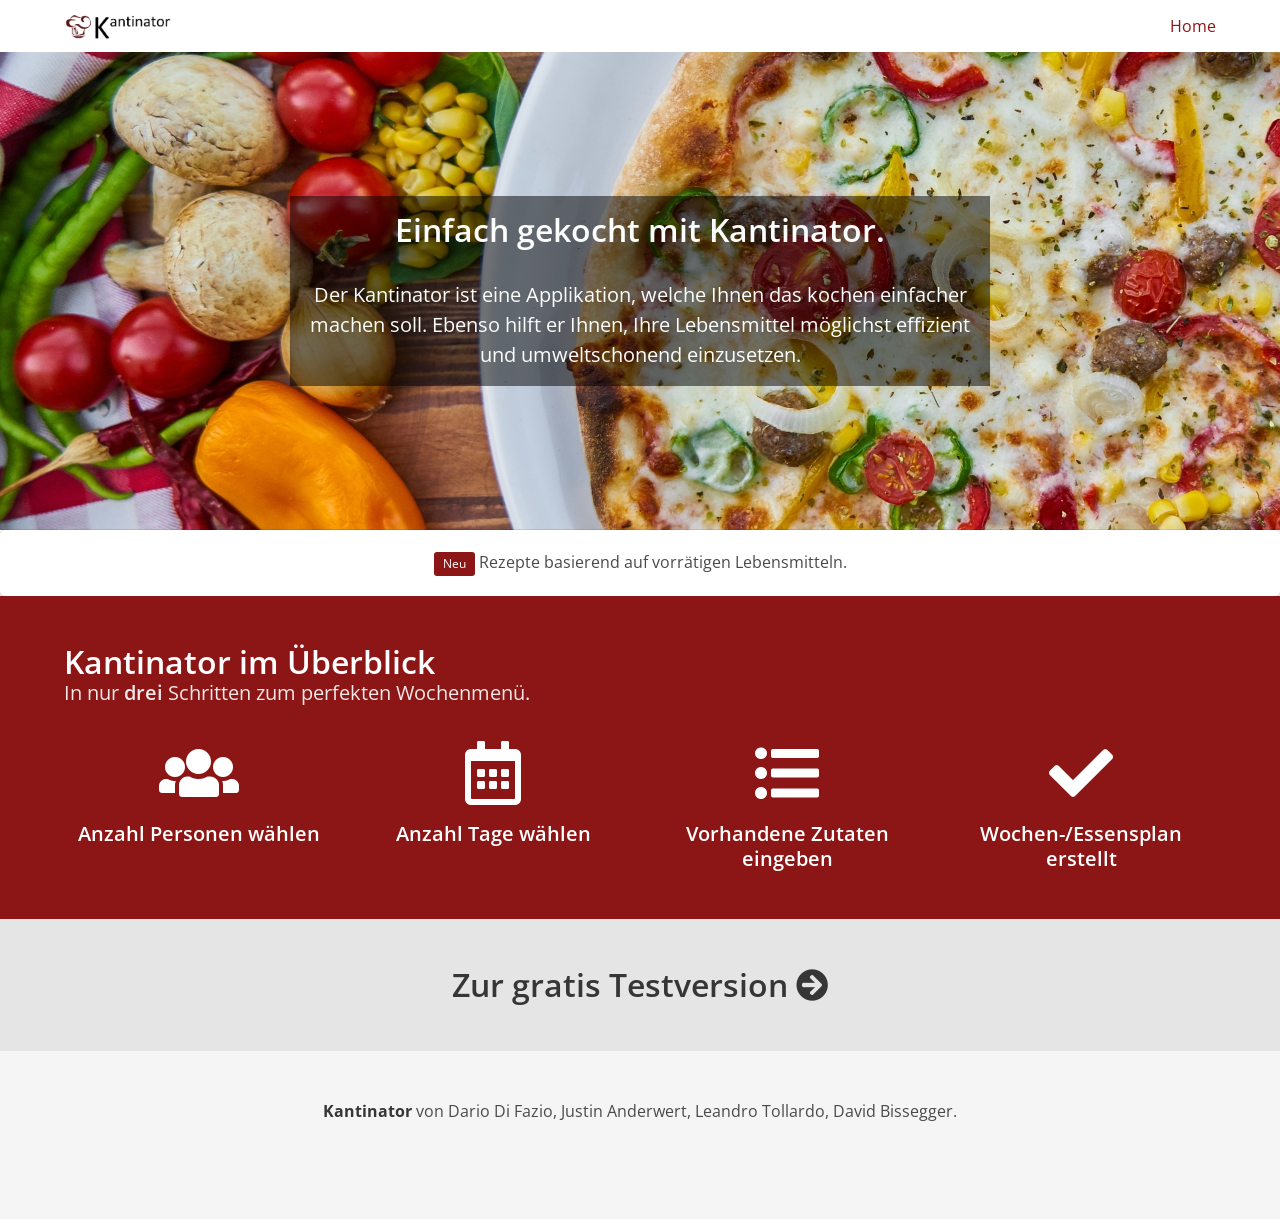
<file: index.html>
<!DOCTYPE html>
<html lang="de">
<head>
    <meta charset="utf-8">
    <link href="https://fonts.googleapis.com/css?family=Open+Sans" rel="stylesheet">
    <link rel="stylesheet" href="src/css/libs/reset.css" />
    <link rel="stylesheet" href="src/css/libs/bulma.css" />
    <link rel="stylesheet" href="src/css/kantinator.css" />


    <title>Kantinator - Startseite</title>
</head>
<body>
<header>
    <nav class="navbar">
        <div class="container">
            <div class="navbar-brand">
                <a class="navbar-item" href="index.html">
                    <img src="./src/img/logo.png" alt="Logo">
                </a>
                <span class="navbar-burger burger">
                      <span></span>
                      <span></span>
                      <span></span>
                    </span>
            </div>
            <div id="navbarMenu" class="navbar-menu">
                <ul class="navbar-end">
                    <li class="navbar-item is-active">
                        <a href="index.html">
                            Home
                        </a>
                    </li>
                </ul>
            </div>
        </div>
    </nav>
</header>
<main>
    <section class="hero is-kantinator is-medium is-bold">

        <div class="blur"></div>
        <div class="hero-body">
            <div class="container has-text-centered">
                <h1 class="title">
                    Einfach gekocht mit Kantinator.
                </h1>
                <h2 class="subtitle">
                    Der Kantinator ist eine Applikation, welche Ihnen das kochen
                    einfacher machen soll. Ebenso hilft er Ihnen, Ihre Lebensmittel
                    möglichst effizient und umweltschonend einzusetzen.
                </h2>
            </div>
        </div>

    </section>
    <div class="box cta">
        <p class="has-text-centered">
            <span class="tag is-kantinator">Neu</span> Rezepte basierend auf vorrätigen Lebensmitteln.
        </p>
    </div>
    <section class="section is-kantinator">
        <div class="container">
            <h1 class="title">Kantinator im Überblick</h1>
            <h2 class="subtitle">
                In nur <strong>drei</strong> Schritten zum perfekten Wochenmenü.
            </h2>
            <div class="columns steps">

                <div class="column is-3">
                    <div class="step has-text-centered">
                        <div class="step__icon">
                            <i class="fas fa-users fa-4x"></i>
                        </div>
                        <h3 class="step__name">
                            Anzahl Personen wählen
                        </h3>
                    </div>
                </div>
                <div class="column is-3">
                    <div class="step has-text-centered">
                        <div class="step__icon">
                            <i class="far fa-calendar-alt fa-4x"></i>
                        </div>
                        <h3 class="step__name">
                            Anzahl Tage wählen
                        </h3>
                    </div>
                </div>
                <div class="column is-3">
                    <div class="step has-text-centered">
                        <div class="step__icon">
                            <i class="fas fa-list-ul fa-4x"></i>
                        </div>
                        <h3 class="step__name">
                            Vorhandene Zutaten eingeben
                        </h3>
                    </div>
                </div>
                <div class="column is-3">
                    <div class="step has-text-centered">
                        <div class="step__icon">
                            <i class="fas fa-check fa-4x"></i>
                        </div>
                        <h3 class="step__name">
                            Wochen-/Essensplan erstellt
                        </h3>
                    </div>
                </div>
            </div>
        </div>
    </section>
    <div class="hero is-gray">
        <div class="hero-body">
            <div class="container has-text-centered">
                <a href="anzahl-personen.html" class="title">
                    Zur gratis <strong>Testversion</strong>
                    <i class="fas fa-arrow-circle-right"></i>
                </a>
            </div>
        </div>
    </div>
</main>
<footer class="footer">
    <div class="container">
        <div class="content has-text-centered">
            <p>
                <strong>Kantinator</strong> von Dario Di Fazio, Justin Anderwert, Leandro Tollardo, David Bissegger.
            </p>
        </div>
    </div>
</footer>
</body>
</html>
</file>
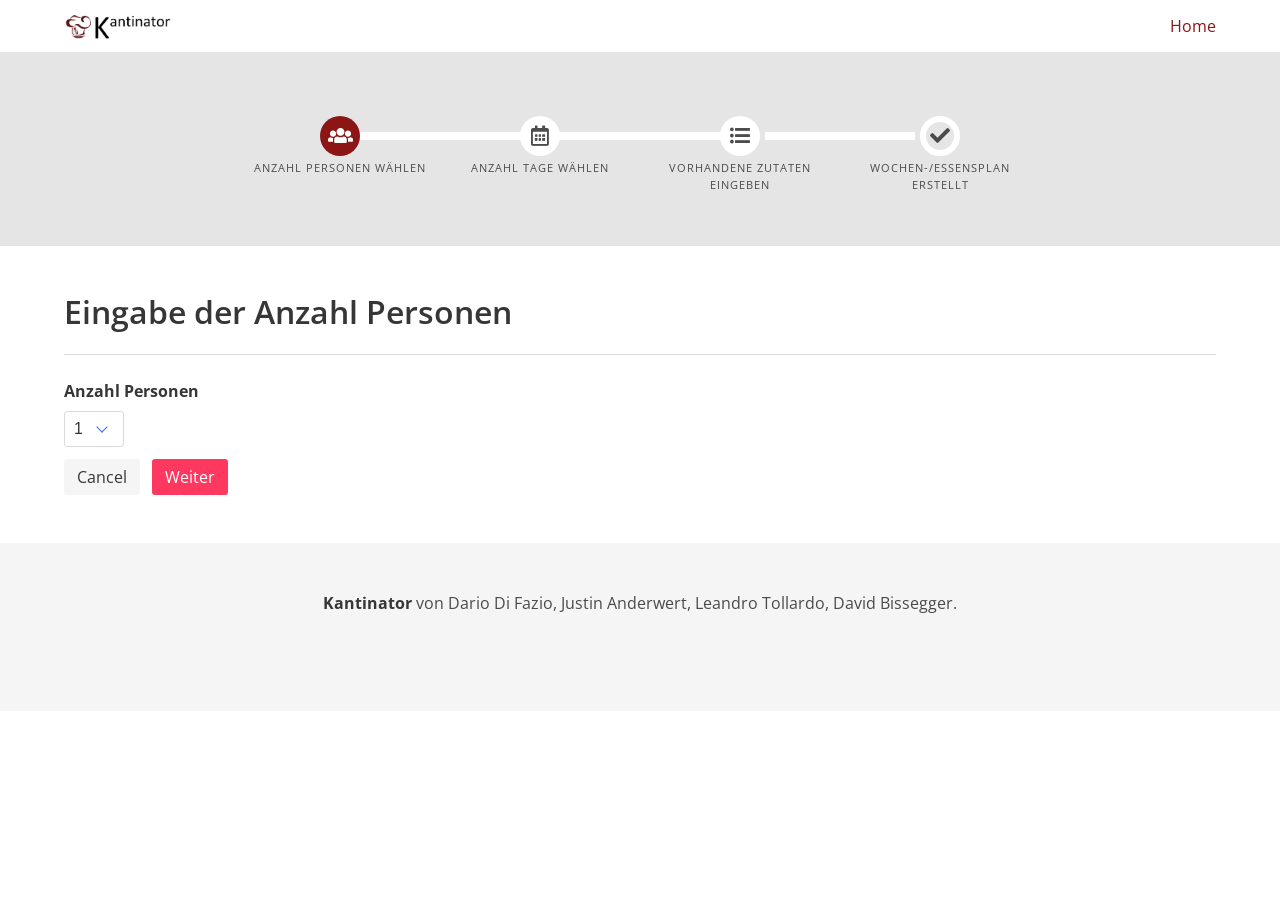
<file: anzahl-personen.html>
<!DOCTYPE html>
<html lang="de">
<head>
    <meta charset="utf-8">
    <link href="https://fonts.googleapis.com/css?family=Open+Sans" rel="stylesheet">
    <link rel="stylesheet" href="src/css/libs/reset.css" />
    <link rel="stylesheet" href="src/css/libs/bulma.css" />
    <link rel="stylesheet" href="src/css/kantinator.css" />


    <title>Kantinator - Eingabe</title>
</head>

<body>

<header>
    <nav class="navbar">
        <div class="container">
            <div class="navbar-brand">
                <a class="navbar-item" href="index.html">
                    <img src="./src/img/logo.png" alt="Logo">
                </a>
                <span class="navbar-burger burger">
                      <span></span>
                      <span></span>
                      <span></span>
                    </span>
            </div>
            <div id="navbarMenu" class="navbar-menu">
                <ul class="navbar-end">
                    <li class="navbar-item is-active">
                        <a href="index.html">
                            Home
                        </a>
                    </li>
                </ul>
            </div>
        </div>
    </nav>
</header>
<main>
    <section class="section is-gray">
        <ul class="steps is-narrow is-medium is-centered has-content-centered">
            <li class="steps-segment is-active">
              <span class="steps-marker">
                <span class="icon">
                  <i class="fas fa-users"></i>
                </span>
              </span>
                <div class="steps-content">
                    <p class="heading">Anzahl Personen wählen</p>
                </div>
            </li>
            <li class="steps-segment">
              <span class="steps-marker">
                <span class="icon">
                  <i class="far fa-calendar-alt"></i>
                </span>
              </span>
                <div class="steps-content">
                    <p class="heading">Anzahl Tage wählen</p>
                </div>
            </li>
            <li class="steps-segment has-gaps">
              <span class="steps-marker">
                <span class="icon">
                    <i class="fas fa-list-ul"></i>
                </span>
              </span>
                <div class="steps-content">
                    <p class="heading">Vorhandene Zutaten eingeben</p>
                </div>
            </li>
            <li class="steps-segment">
              <span class="steps-marker is-hollow">
                <span class="icon">
                    <i class="fas fa-check"></i>
                </span>
              </span>
                <div class="steps-content">
                    <p class="heading">Wochen-/Essensplan erstellt</p>
                </div>
            </li>
        </ul>
    </section>
    <section class="section">
        <div class="container">
            <h1 class="title">Eingabe der Anzahl Personen</h1>
            <hr />
            <form action="/personen" method="post">
                <div class="field">
                    <label for="numberOfPeople" class="label">Anzahl Personen</label>
                    <div class="control">
                        <div class="select">
                            <select id="numberOfPeople">
                                <option>1</option>
                                <option>2</option>
                                <option>3</option>
                                <option>4</option>
                                <option>5</option>
                            </select>
                        </div>
                    </div>
                </div>
                <div class="field is-grouped">
                    <div class="control">
                        <a href="/" class="button is-light">Cancel</a>
                    </div>
                    <div class="control">
                        <a href="anzahl-tage.html" class="button is-danger">Weiter</a>
                    </div>
                </div>
            </form>
        </div>
    </section>
</main>
<footer class="footer">
    <div class="container">
        <div class="content has-text-centered">
            <p>
                <strong>Kantinator</strong> von Dario Di Fazio, Justin Anderwert, Leandro Tollardo, David Bissegger.
            </p>
        </div>
    </div>
</footer>
</body>
</html>
</file>
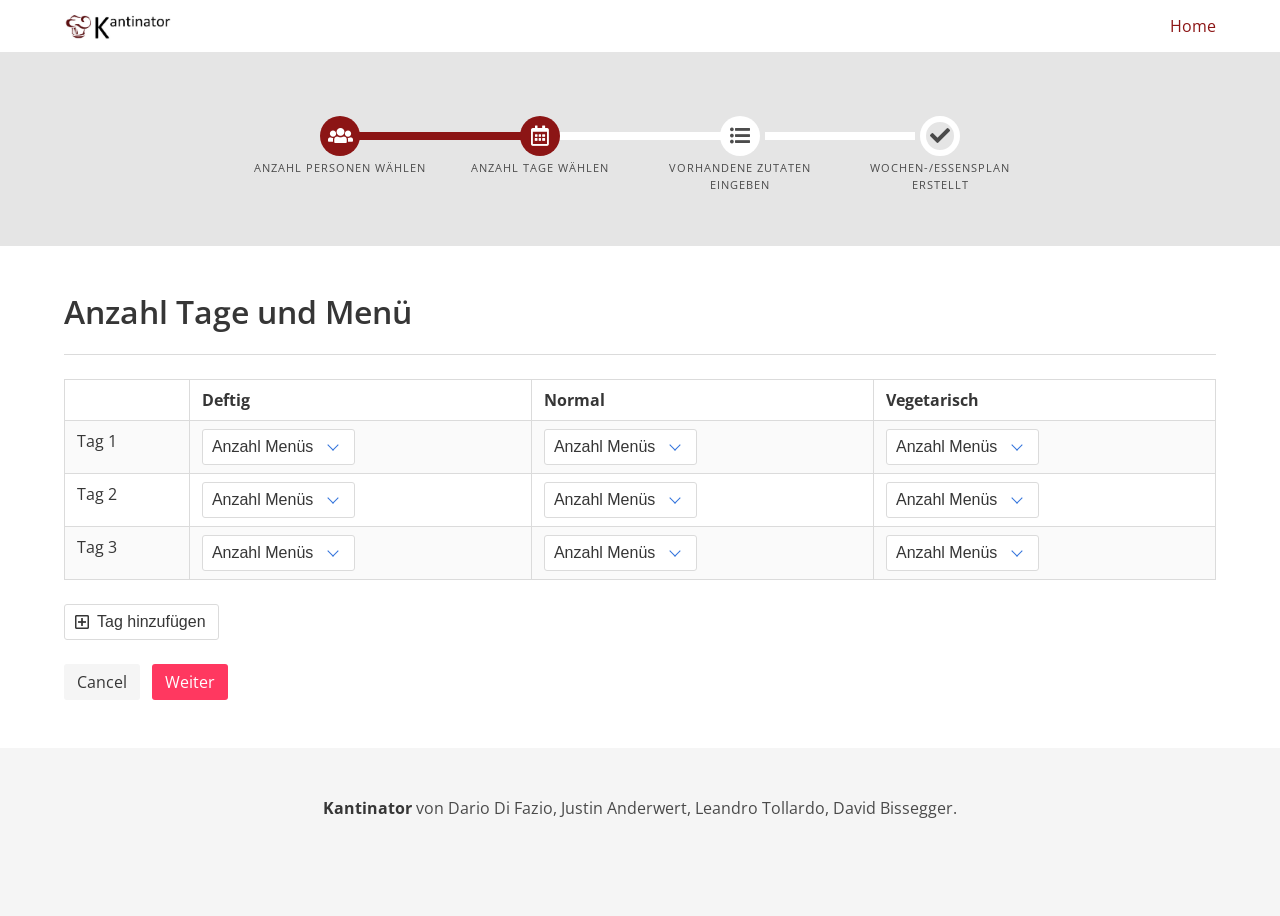
<file: anzahl-tage.html>
<!DOCTYPE html>
<html lang="de">
<head>
    <meta charset="utf-8">
    <link href="https://fonts.googleapis.com/css?family=Open+Sans" rel="stylesheet">
    <link rel="stylesheet" href="src/css/libs/reset.css" />
    <link rel="stylesheet" href="src/css/libs/bulma.css" />
    <link rel="stylesheet" href="src/css/kantinator.css" />


    <title>Kantinator - Anzahl Tage</title>
</head>

<body>

<header>
    <nav class="navbar">
        <div class="container">
            <div class="navbar-brand">
                <a class="navbar-item" href="/">
                    <img src="./src/img/logo.png" alt="Logo">
                </a>
                <span class="navbar-burger burger">
                      <span></span>
                      <span></span>
                      <span></span>
                    </span>
            </div>
            <div id="navbarMenu" class="navbar-menu">
                <ul class="navbar-end">
                    <li class="navbar-item is-active">
                        <a href="/">
                            Home
                        </a>
                    </li>
                </ul>
            </div>
        </div>
    </nav>
</header>
<main>
    <section class="section is-gray">
        <ul class="steps is-narrow is-medium is-centered has-content-centered">
            <li class="steps-segment">
              <span class="steps-marker">
                <span class="icon">
                  <i class="fas fa-users"></i>
                </span>
              </span>
                <div class="steps-content">
                    <p class="heading">Anzahl Personen wählen</p>
                </div>
            </li>
            <li class="steps-segment is-active">
              <span class="steps-marker">
                <span class="icon">
                  <i class="far fa-calendar-alt"></i>
                </span>
              </span>
                <div class="steps-content">
                    <p class="heading">Anzahl Tage wählen</p>
                </div>
            </li>
            <li class="steps-segment has-gaps">
              <span class="steps-marker">
                <span class="icon">
                    <i class="fas fa-list-ul"></i>
                </span>
              </span>
                <div class="steps-content">
                    <p class="heading">Vorhandene Zutaten eingeben</p>
                </div>
            </li>
            <li class="steps-segment">
              <span class="steps-marker is-hollow">
                <span class="icon">
                    <i class="fas fa-check"></i>
                </span>
              </span>
                <div class="steps-content">
                    <p class="heading">Wochen-/Essensplan erstellt</p>
                </div>
            </li>
        </ul>
    </section>
    <section class="section">
        <div class="container">
            <h1 class="title">Anzahl Tage und Menü</h1>
            <hr />
            <form action="/anzahl-tage" method="post">
                <table class="table is-bordered is-striped is-hoverable">
                    <tr>
                        <th></th>
                        <th>Deftig</th>
                        <th>Normal</th>
                        <th>Vegetarisch</th>
                    </tr>
                    <tr>
                        <td>Tag 1</td>
                        <td>
                            <label class="select">
                                <select>
                                    <option>Anzahl Menüs</option>
                                    <option>0</option>
                                    <option>1</option>
                                    <option>2</option>
                                    <option>3</option>
                                    <option>4</option>
                                    <option>5</option>
                                </select>
                            </label>
                        </td>
                        <td>
                            <label class="select">
                                <select>
                                    <option>Anzahl Menüs</option>
                                    <option>0</option>
                                    <option>1</option>
                                    <option>2</option>
                                    <option>3</option>
                                    <option>4</option>
                                    <option>5</option>
                                </select>
                            </label>
                        </td>
                        <td>
                            <label class="select">
                                <select>
                                    <option>Anzahl Menüs</option>
                                    <option>0</option>
                                    <option>1</option>
                                    <option>2</option>
                                    <option>3</option>
                                    <option>4</option>
                                    <option>5</option>
                                </select>
                            </label>
                        </td>
                    </tr>
                    <tr>
                        <td>Tag 2</td>
                        <td>
                            <label class="select">
                                <select>
                                    <option>Anzahl Menüs</option>
                                    <option>0</option>
                                    <option>1</option>
                                    <option>2</option>
                                    <option>3</option>
                                    <option>4</option>
                                    <option>5</option>
                                </select>
                            </label>
                        </td>
                        <td>
                            <label class="select">
                                <select>
                                    <option>Anzahl Menüs</option>
                                    <option>0</option>
                                    <option>1</option>
                                    <option>2</option>
                                    <option>3</option>
                                    <option>4</option>
                                    <option>5</option>
                                </select>
                            </label>
                        </td>
                        <td>
                            <label class="select">
                                <select>
                                    <option>Anzahl Menüs</option>
                                    <option>0</option>
                                    <option>1</option>
                                    <option>2</option>
                                    <option>3</option>
                                    <option>4</option>
                                    <option>5</option>
                                </select>
                            </label>
                        </td>
                    </tr>
                    <tr>
                        <td>Tag 3</td>
                        <td>
                            <label class="select">
                                <select>
                                    <option>Anzahl Menüs</option>
                                    <option>0</option>
                                    <option>1</option>
                                    <option>2</option>
                                    <option>3</option>
                                    <option>4</option>
                                    <option>5</option>
                                </select>
                            </label>
                        </td>
                        <td>
                            <label class="select">
                                <select>
                                    <option>Anzahl Menüs</option>
                                    <option>0</option>
                                    <option>1</option>
                                    <option>2</option>
                                    <option>3</option>
                                    <option>4</option>
                                    <option>5</option>
                                </select>
                            </label>
                        </td>
                        <td>
                            <label class="select">
                                <select>
                                    <option>Anzahl Menüs</option>
                                    <option>0</option>
                                    <option>1</option>
                                    <option>2</option>
                                    <option>3</option>
                                    <option>4</option>
                                    <option>5</option>
                                </select>
                            </label>
                        </td>
                    </tr>
                </table>
                <button class="button block">
                    <span class="icon is-small">
                        <i class="far fa-plus-square"></i>
                    </span>
                    <span>
                        Tag hinzufügen
                    </span>
                </button>
                <div class="field is-grouped">
                    <div class="control">
                        <a href="/" class="button is-light">Cancel</a>
                    </div>
                    <div class="control">
                        <a href="zutaten-eingeben.html" class="button is-danger">Weiter</a>
                    </div>
                </div>
            </form>
        </div>
    </section>
</main>
<footer class="footer">
    <div class="container">
        <div class="content has-text-centered">
            <p>
                <strong>Kantinator</strong> von Dario Di Fazio, Justin Anderwert, Leandro Tollardo, David Bissegger.
            </p>
        </div>
    </div>
</footer>
</body>
</html>
</file>
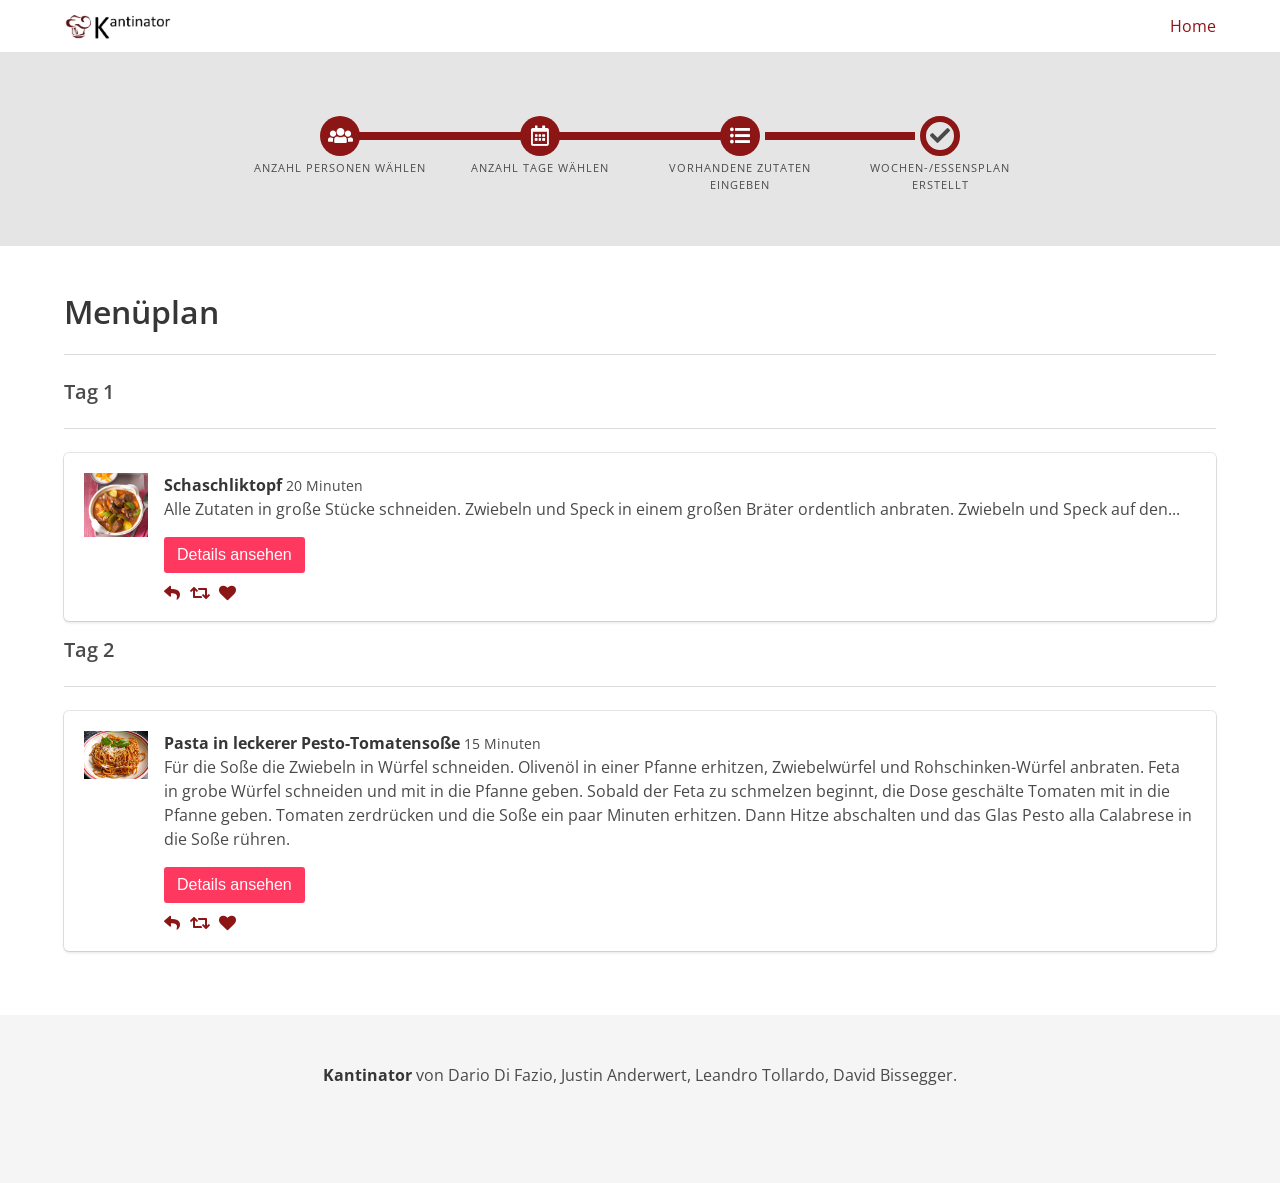
<file: wochenplan-erstellt.html>
<!DOCTYPE html>
<html lang="de">
<head>
    <meta charset="utf-8">
    <link href="https://fonts.googleapis.com/css?family=Open+Sans" rel="stylesheet">
    <link rel="stylesheet" href="src/css/libs/reset.css" />
    <link rel="stylesheet" href="src/css/libs/bulma.css" />
    <link rel="stylesheet" href="src/css/kantinator.css" />

    <title>Kantinator - Wochenplan erstellt</title>
</head>

<body>

<header>
    <nav class="navbar">
        <div class="container">
            <div class="navbar-brand">
                <a class="navbar-item" href="/">
                    <img src="./src/img/logo.png" alt="Logo">
                </a>
                <span class="navbar-burger burger">
                      <span></span>
                      <span></span>
                      <span></span>
                    </span>
            </div>
            <div id="navbarMenu" class="navbar-menu">
                <ul class="navbar-end">
                    <li class="navbar-item is-active">
                        <a href="/">
                            Home
                        </a>
                    </li>
                </ul>
            </div>
        </div>
    </nav>
</header>
<main>
    <section class="section is-gray">
        <ul class="steps is-narrow is-medium is-centered has-content-centered">
            <li class="steps-segment">
              <span class="steps-marker">
                <span class="icon">
                  <i class="fas fa-users"></i>
                </span>
              </span>
                <div class="steps-content">
                    <p class="heading">Anzahl Personen wählen</p>
                </div>
            </li>
            <li class="steps-segment">
              <span class="steps-marker">
                <span class="icon">
                  <i class="far fa-calendar-alt"></i>
                </span>
              </span>
                <div class="steps-content">
                    <p class="heading">Anzahl Tage wählen</p>
                </div>
            </li>
            <li class="steps-segment has-gaps">
              <span class="steps-marker">
                <span class="icon">
                    <i class="fas fa-list-ul"></i>
                </span>
              </span>
                <div class="steps-content">
                    <p class="heading">Vorhandene Zutaten eingeben</p>
                </div>
            </li>
            <li class="steps-segment is-active">
              <span class="steps-marker is-hollow">
                <span class="icon">
                    <i class="fas fa-check"></i>
                </span>
              </span>
                <div class="steps-content">
                    <p class="heading">Wochen-/Essensplan erstellt</p>
                </div>
            </li>
        </ul>
    </section>
    <section class="section">
        <div class="container">
            <h1 class="title">Menüplan</h1>
            <hr />
            <ul class="day-list">
                <li class="day-list_day">
                    <h3 class="day-list__heading">Tag 1</h3>
                    <hr />
                    <div class="box">
                        <article class="media">
                            <div class="media-left">
                                <figure class="image is-64x64">
                                    <img src="src/img/schaschlik-topf.jpg" alt="Schaschliktopf">
                                </figure>
                            </div>
                            <div class="media-content">
                                <div class="content">
                                    <p>
                                        <strong>Schaschliktopf</strong>
                                        <small>20 Minuten</small>
                                        <br>
                                        Alle Zutaten in große Stücke schneiden. Zwiebeln und Speck in einem großen
                                        Bräter ordentlich anbraten. Zwiebeln und Speck auf den...
                                    </p>
                                    <button class="day-list__button button is-danger">Details ansehen</button>
                                </div>
                                <nav class="level is-mobile">
                                    <div class="level-left">
                                        <a class="level-item">
                                            <span class="icon is-small"><i class="fa fa-reply"></i></span>
                                        </a>
                                        <a class="level-item">
                                            <span class="icon is-small"><i class="fa fa-retweet"></i></span>
                                        </a>
                                        <a class="level-item">
                                            <span class="icon is-small"><i class="fa fa-heart"></i></span>
                                        </a>
                                    </div>
                                </nav>
                            </div>
                        </article>
                    </div>
                </li>

                <li class="day-list_day">
                    <h3 class="day-list__heading">Tag 2</h3>
                    <hr />
                    <div class="box">
                        <article class="media">
                            <div class="media-left">
                                <figure class="image is-64x64">
                                    <img src="src/img/pesto-tomaten-pasta.jpg" alt="Pesto Tomaten Pasta">
                                </figure>
                            </div>
                            <div class="media-content">
                                <div class="content">
                                    <p>
                                        <strong>Pasta in leckerer Pesto-Tomatensoße</strong>
                                        <small>15 Minuten</small>
                                        <br>
                                        Für die Soße die Zwiebeln in Würfel schneiden. Olivenöl in einer Pfanne
                                        erhitzen, Zwiebelwürfel und Rohschinken-Würfel anbraten. Feta in grobe Würfel
                                        schneiden und mit in die Pfanne geben. Sobald der Feta zu schmelzen beginnt, die
                                        Dose geschälte Tomaten mit in die Pfanne geben. Tomaten zerdrücken und die Soße
                                        ein paar Minuten erhitzen. Dann Hitze abschalten und das Glas Pesto alla
                                        Calabrese in die Soße rühren.
                                    </p>
                                    <button class="day-list__button button is-danger">Details ansehen</button>
                                </div>
                                <nav class="level is-mobile">
                                    <div class="level-left">
                                        <a class="level-item">
                                            <span class="icon is-small"><i class="fa fa-reply"></i></span>
                                        </a>
                                        <a class="level-item">
                                            <span class="icon is-small"><i class="fa fa-retweet"></i></span>
                                        </a>
                                        <a class="level-item">
                                            <span class="icon is-small"><i class="fa fa-heart"></i></span>
                                        </a>
                                    </div>
                                </nav>
                            </div>
                        </article>
                    </div>
                </li>
            </ul>
        </div>
    </section>
</main>
<footer class="footer">
    <div class="container">
        <div class="content has-text-centered">
            <p>
                <strong>Kantinator</strong> von Dario Di Fazio, Justin Anderwert, Leandro Tollardo, David Bissegger.
            </p>
        </div>
    </div>
</footer>
</body>
</html>
</file>
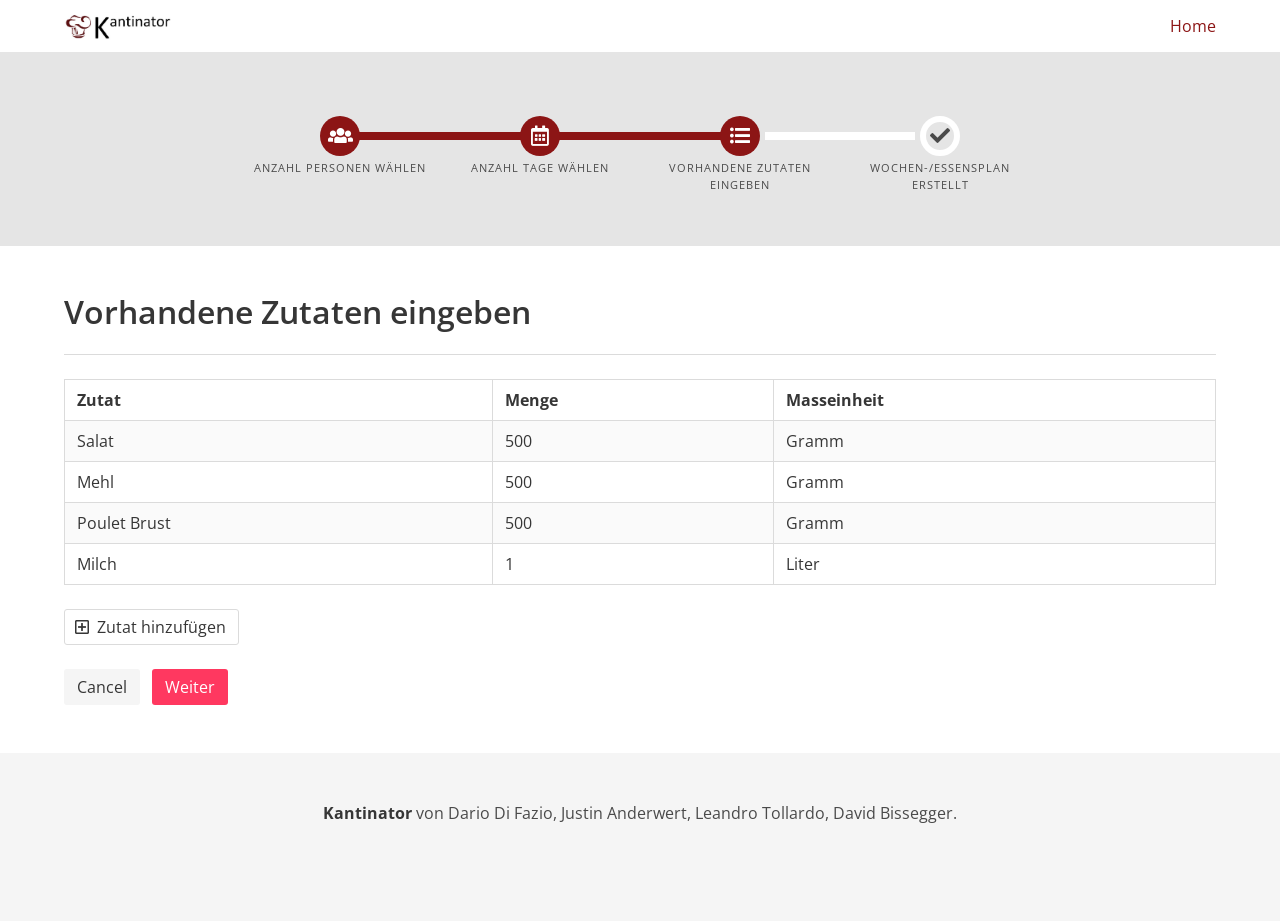
<file: zutaten-eingeben.html>
<!DOCTYPE html>
<html lang="de">
<head>
    <meta charset="utf-8">
    <link href="https://fonts.googleapis.com/css?family=Open+Sans" rel="stylesheet">
    <link rel="stylesheet" href="src/css/libs/reset.css" />
    <link rel="stylesheet" href="src/css/libs/bulma.css" />
    <link rel="stylesheet" href="src/css/kantinator.css" />


    <title>Kantinator - Zutaten eingeben</title>
</head>

<body>

<header>
    <nav class="navbar">
        <div class="container">
            <div class="navbar-brand">
                <a class="navbar-item" href="/">
                    <img src="./src/img/logo.png" alt="Logo">
                </a>
                <span class="navbar-burger burger">
                      <span></span>
                      <span></span>
                      <span></span>
                    </span>
            </div>
            <div id="navbarMenu" class="navbar-menu">
                <ul class="navbar-end">
                    <li class="navbar-item is-active">
                        <a href="/">
                            Home
                        </a>
                    </li>
                </ul>
            </div>
        </div>
    </nav>
</header>
<main>
    <section class="section is-gray">
        <ul class="steps is-narrow is-medium is-centered has-content-centered">
            <li class="steps-segment">
              <span class="steps-marker">
                <span class="icon">
                  <i class="fas fa-users"></i>
                </span>
              </span>
                <div class="steps-content">
                    <p class="heading">Anzahl Personen wählen</p>
                </div>
            </li>
            <li class="steps-segment">
              <span class="steps-marker">
                <span class="icon">
                  <i class="far fa-calendar-alt"></i>
                </span>
              </span>
                <div class="steps-content">
                    <p class="heading">Anzahl Tage wählen</p>
                </div>
            </li>
            <li class="steps-segment has-gaps is-active">
              <span class="steps-marker">
                <span class="icon">
                    <i class="fas fa-list-ul"></i>
                </span>
              </span>
                <div class="steps-content">
                    <p class="heading">Vorhandene Zutaten eingeben</p>
                </div>
            </li>
            <li class="steps-segment">
              <span class="steps-marker is-hollow">
                <span class="icon">
                    <i class="fas fa-check"></i>
                </span>
              </span>
                <div class="steps-content">
                    <p class="heading">Wochen-/Essensplan erstellt</p>
                </div>
            </li>
        </ul>
    </section>
    <section class="section">
        <div class="container">
            <h1 class="title">Vorhandene Zutaten eingeben</h1>
            <hr />
            <form action="/zutaten" method="post">
                <table class="table is-bordered is-striped is-hoverable">
                    <tr>
                        <th>Zutat</th>
                        <th>Menge</th>
                        <th>Masseinheit</th>
                    </tr>
                    <tr>
                        <td>Salat</td>
                        <td>
                            500
                        </td>
                        <td>
                            Gramm
                        </td>
                    </tr>
                    <tr>
                        <td>Mehl</td>
                        <td>
                            500
                        </td>
                        <td>
                            Gramm
                        </td>
                    </tr>
                    <tr>
                        <td>Poulet Brust</td>
                        <td>
                            500
                        </td>
                        <td>
                            Gramm
                        </td>
                    </tr>
                    <tr>
                        <td>Milch</td>
                        <td>
                            1
                        </td>
                        <td>
                            Liter
                        </td>
                    </tr>
                </table>
                <a href="zutaten-hinzufuegen.html" class="button block">
                    <span class="icon is-small">
                        <i class="far fa-plus-square"></i>
                    </span>
                    <span>
                        Zutat hinzufügen
                    </span>
                </a>
                <div class="field is-grouped">
                    <div class="control">
                        <a href="/" class="button is-light">Cancel</a>
                    </div>
                    <div class="control">
                        <a href="wochenplan-erstellt.html" class="button is-danger">Weiter</a>
                    </div>
                </div>
            </form>
        </div>
    </section>
</main>
<footer class="footer">
    <div class="container">
        <div class="content has-text-centered">
            <p>
                <strong>Kantinator</strong> von Dario Di Fazio, Justin Anderwert, Leandro Tollardo, David Bissegger.
            </p>
        </div>
    </div>
</footer>
</body>
</html>
</file>
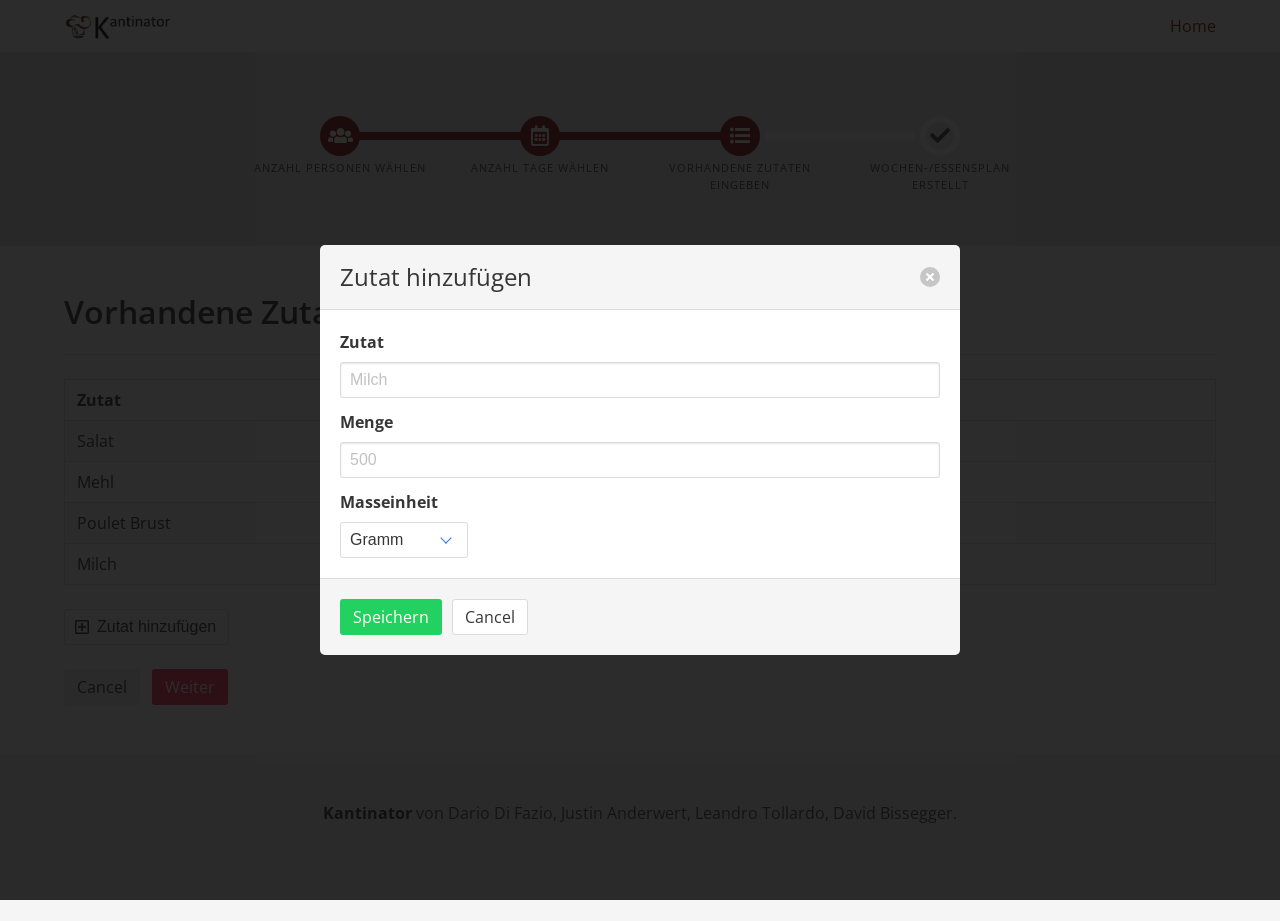
<file: zutaten-hinzufuegen.html>
<!DOCTYPE html>
<html lang="de">
<head>
    <meta charset="utf-8">
    <link href="https://fonts.googleapis.com/css?family=Open+Sans" rel="stylesheet">
    <link rel="stylesheet" href="src/css/libs/reset.css" />
    <link rel="stylesheet" href="src/css/libs/bulma.css" />
    <link rel="stylesheet" href="src/css/kantinator.css" />


    <title>Kantinator - Anzahl Tage</title>
</head>

<body>

<header>
    <nav class="navbar">
        <div class="container">
            <div class="navbar-brand">
                <a class="navbar-item" href="/">
                    <img src="./src/img/logo.png" alt="Logo">
                </a>
                <span class="navbar-burger burger">
                      <span></span>
                      <span></span>
                      <span></span>
                    </span>
            </div>
            <div id="navbarMenu" class="navbar-menu">
                <ul class="navbar-end">
                    <li class="navbar-item is-active">
                        <a href="/">
                            Home
                        </a>
                    </li>
                </ul>
            </div>
        </div>
    </nav>
</header>
<main>
    <section class="section is-gray">
        <ul class="steps is-narrow is-medium is-centered has-content-centered">
            <li class="steps-segment">
              <span class="steps-marker">
                <span class="icon">
                  <i class="fas fa-users"></i>
                </span>
              </span>
                <div class="steps-content">
                    <p class="heading">Anzahl Personen wählen</p>
                </div>
            </li>
            <li class="steps-segment">
              <span class="steps-marker">
                <span class="icon">
                  <i class="far fa-calendar-alt"></i>
                </span>
              </span>
                <div class="steps-content">
                    <p class="heading">Anzahl Tage wählen</p>
                </div>
            </li>
            <li class="steps-segment has-gaps is-active">
              <span class="steps-marker">
                <span class="icon">
                    <i class="fas fa-list-ul"></i>
                </span>
              </span>
                <div class="steps-content">
                    <p class="heading">Vorhandene Zutaten eingeben</p>
                </div>
            </li>
            <li class="steps-segment">
              <span class="steps-marker is-hollow">
                <span class="icon">
                    <i class="fas fa-check"></i>
                </span>
              </span>
                <div class="steps-content">
                    <p class="heading">Wochen-/Essensplan erstellt</p>
                </div>
            </li>
        </ul>
    </section>
    <section class="section">
        <div class="container">
            <h1 class="title">Vorhandene Zutaten eingeben</h1>
            <hr />
            <form action="/zutat-hinzufuegen" method="post">
                <table class="table is-bordered is-striped is-hoverable">
                    <tr>
                        <th>Zutat</th>
                        <th>Menge</th>
                        <th>Masseinheit</th>
                    </tr>
                    <tr>
                        <td>Salat</td>
                        <td>
                            500
                        </td>
                        <td>
                            Gramm
                        </td>
                    </tr>
                    <tr>
                        <td>Mehl</td>
                        <td>
                            500
                        </td>
                        <td>
                            Gramm
                        </td>
                    </tr>
                    <tr>
                        <td>Poulet Brust</td>
                        <td>
                            500
                        </td>
                        <td>
                            Gramm
                        </td>
                    </tr>
                    <tr>
                        <td>Milch</td>
                        <td>
                            1
                        </td>
                        <td>
                            Liter
                        </td>
                    </tr>
                </table>
                <button class="button block">
                    <span class="icon is-small">
                        <i class="far fa-plus-square"></i>
                    </span>
                    <span>
                        Zutat hinzufügen
                    </span>
                </button>
                <div class="field is-grouped">
                    <div class="control">
                        <a href="/" class="button is-light">Cancel</a>
                    </div>
                    <div class="control">
                        <a href="wochenplan-erstellt.html" class="button is-danger">Weiter</a>
                    </div>
                </div>
            </form>
        </div>
    </section>
    <div class="modal is-active">
        <div class="modal-background"></div>
        <div class="modal-card">
            <header class="modal-card-head">
                <p class="modal-card-title">Zutat hinzufügen</p>
                <a href="zutaten-eingeben.html" class="delete" aria-label="close"></a>
            </header>
            <section class="modal-card-body">
                <form action="/zutaten" method="post">
                    <div class="field">
                        <label for="zutat" class="label">Zutat</label>
                        <div class="control">
                            <input id="zutat" class="input" type="text" placeholder="Milch">
                        </div>
                    </div>
                    <div class="field">
                        <label for="menge" class="label">Menge</label>
                        <div class="control">
                            <input id="menge" class="input" type="number" placeholder="500">
                        </div>
                    </div>
                    <div class="field">
                        <label for="massEinheit" class="label">Masseinheit</label>
                        <div class="control select">
                            <select id="massEinheit">
                                <option>Gramm</option>
                                <option>Kilogramm</option>
                                <option>Liter</option>
                                <option>Löffel</option>
                                <option>Prise</option>
                            </select>
                        </div>
                    </div>
                </form>
            </section>
            <footer class="modal-card-foot">
                <a href="zutaten-eingeben.html" class="button is-success">Speichern</a>
                <a href="zutaten-eingeben.html" class="button">Cancel</a>
            </footer>
        </div>
    </div>
</main>
<footer class="footer">
    <div class="container">
        <div class="content has-text-centered">
            <p>
                <strong>Kantinator</strong> von Dario Di Fazio, Justin Anderwert, Leandro Tollardo, David Bissegger.
            </p>
        </div>
    </div>
</footer>
</body>
</html>
</file>
<file: src/css/kantinator.css>
@import "libs/reset.css";
@import "libs/font-awesome.css";
@import "libs/bulma.css";
@import "libs/bulma-steps.css";
@import "bulma-overrides.css";

.table {
    width: 100%;
}

.steps {
    margin-top: 1rem;
}

.step__icon {
    margin-bottom: 1rem;
}

.step__name {
    font-size: 1.25rem;
    font-weight: 600;
    line-height: 1.25;
}

.day-list {
    margin: 1rem 0;
}

.day-list_day {
    margin-bottom: 1rem;
}

.day-list_day:last-child {
    margin-bottom: 0;
}

.day-list__heading {
    font-size: 1.25rem;
    font-weight: 600;
    line-height: 1.25;
}
</file>
